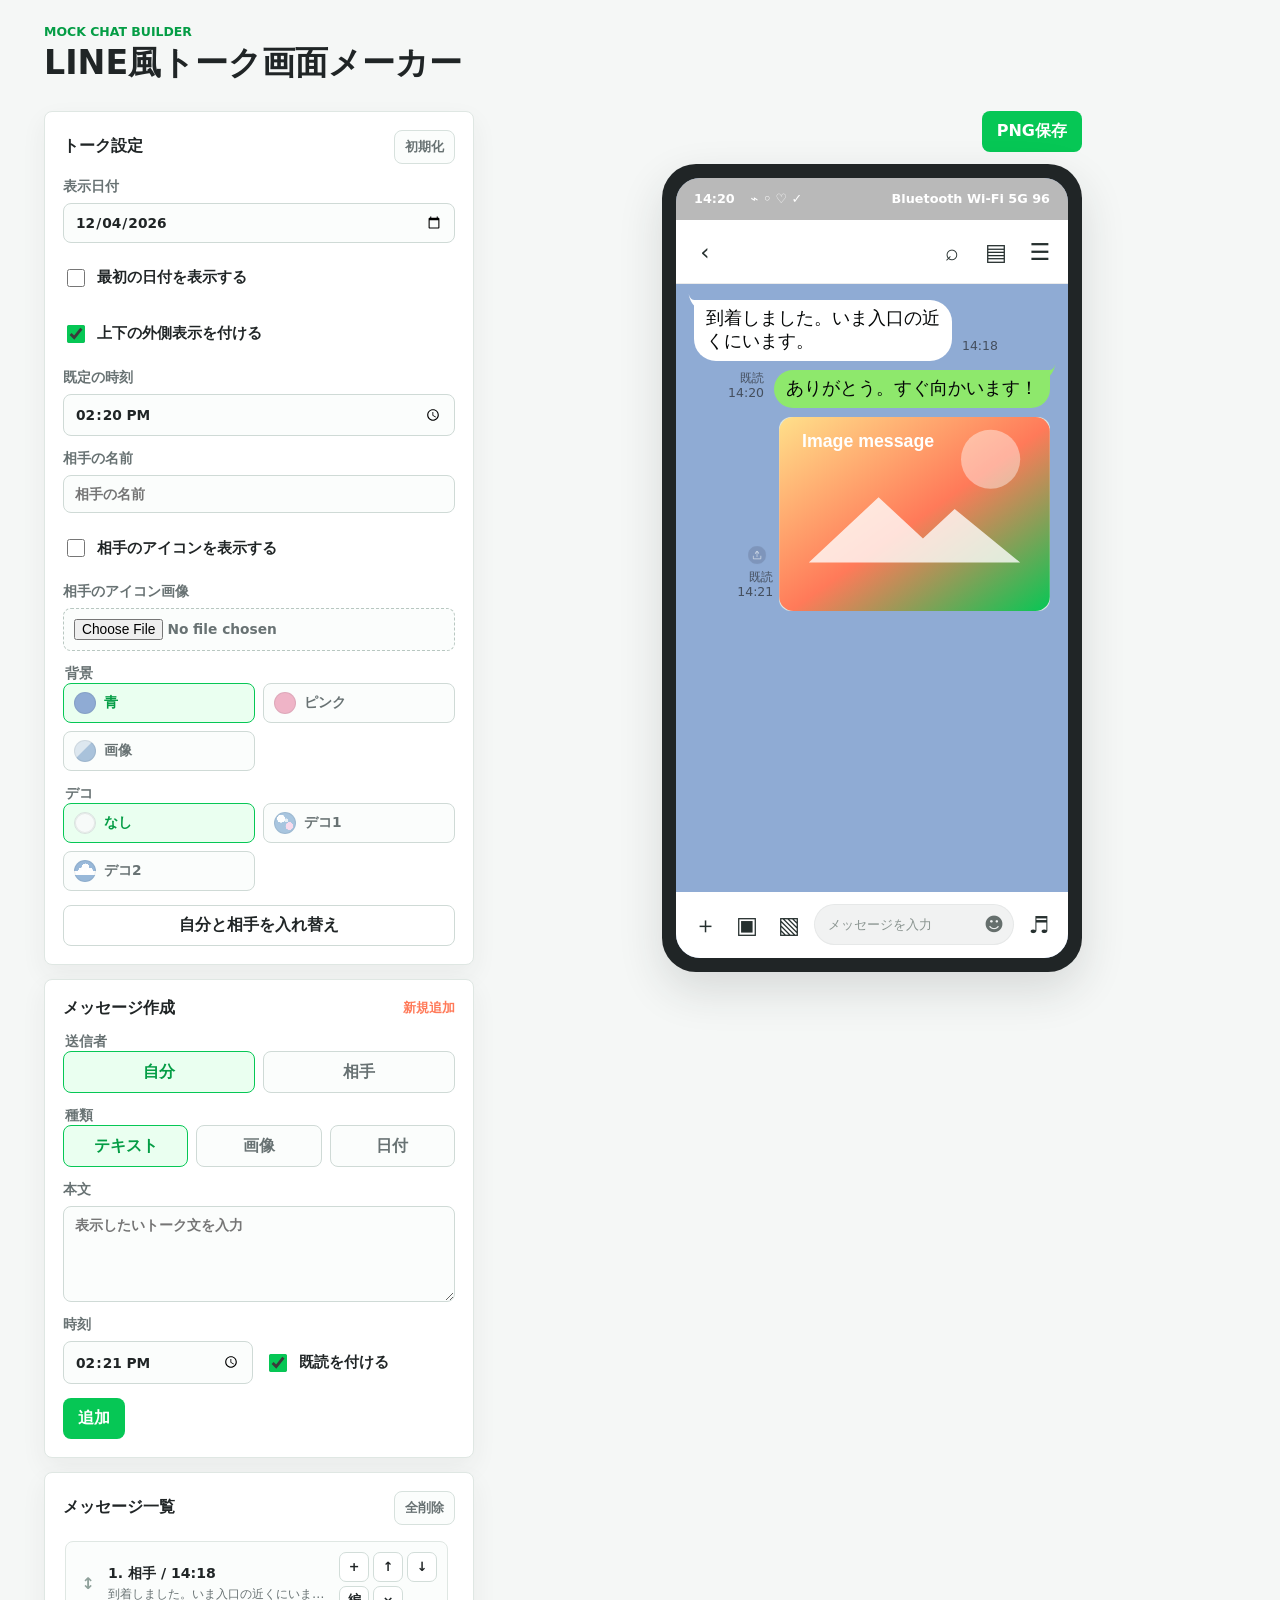
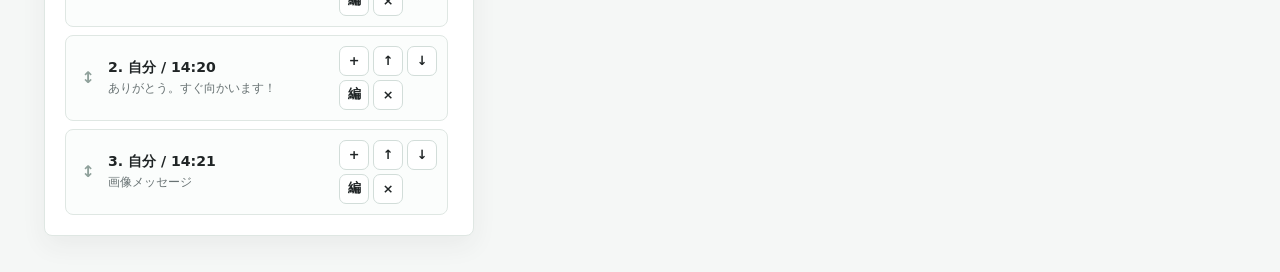
<file: index.html>
<!doctype html>
<html lang="ja">
  <head>
    <meta charset="utf-8" />
    <meta name="viewport" content="width=device-width, initial-scale=1" />
    <title>LINE風トーク画面メーカー</title>
    <link rel="stylesheet" href="./styles.css" />
  </head>
  <body>
    <header class="app-header">
      <div>
        <p class="eyebrow">Mock chat builder</p>
        <h1>LINE風トーク画面メーカー</h1>
      </div>
    </header>

    <main class="workspace">
      <section class="controls" aria-label="編集パネル">
        <form id="settingsForm" class="panel">
          <div class="panel-title">
            <h2>トーク設定</h2>
            <button type="button" id="resetButton" class="ghost-button">初期化</button>
          </div>

          <label class="field">
            <span>表示日付</span>
            <input id="dateInput" type="date" />
          </label>

          <label class="check-row">
            <input id="showInitialDateInput" type="checkbox" />
            <span>最初の日付を表示する</span>
          </label>

          <label class="check-row">
            <input id="showOuterFrameInput" type="checkbox" checked />
            <span>上下の外側表示を付ける</span>
          </label>

          <label class="field">
            <span>既定の時刻</span>
            <input id="defaultTimeInput" type="time" />
          </label>

          <label class="field">
            <span>相手の名前</span>
            <input id="partnerNameInput" type="text" maxlength="24" placeholder="相手の名前" />
          </label>

          <label class="check-row">
            <input id="showAvatarInput" type="checkbox" />
            <span>相手のアイコンを表示する</span>
          </label>

          <label class="file-field">
            <span>相手のアイコン画像</span>
            <input id="avatarInput" type="file" accept="image/*" />
          </label>

          <fieldset class="color-options" aria-label="背景">
            <legend>背景</legend>
            <label>
              <input type="radio" name="backgroundColor" value="blue" checked />
              <span class="color-choice"><i style="--swatch: #8fabd4"></i>青</span>
            </label>
            <label>
              <input type="radio" name="backgroundColor" value="pink" />
              <span class="color-choice"><i style="--swatch: #efb4c7"></i>ピンク</span>
            </label>
            <label>
              <input type="radio" name="backgroundColor" value="image" />
              <span class="color-choice image-swatch"><i style="--swatch: #dde7ef"></i>画像</span>
            </label>
          </fieldset>

          <label id="backgroundImageField" class="file-field hidden">
            <span>背景画像</span>
            <input id="backgroundImageInput" type="file" accept="image/*" />
          </label>

          <fieldset class="color-options deco-options" aria-label="デコ">
            <legend>デコ</legend>
            <label>
              <input type="radio" name="decorationTheme" value="none" checked />
              <span class="color-choice no-deco-swatch"><i style="--swatch: #f7faf9"></i>なし</span>
            </label>
            <label>
              <input type="radio" name="decorationTheme" value="decoDots" />
              <span class="color-choice deco-swatch"><i style="--swatch: #a8c5df"></i>デコ1</span>
            </label>
            <label>
              <input type="radio" name="decorationTheme" value="decoClouds" />
              <span class="color-choice cloud-swatch"><i style="--swatch: #98b8d9"></i>デコ2</span>
            </label>
          </fieldset>

          <button type="button" id="swapRolesButton" class="secondary-button role-swap-button">
            自分と相手を入れ替え
          </button>
        </form>

        <form id="messageForm" class="panel">
          <div class="panel-title">
            <h2>メッセージ作成</h2>
            <span id="editHint" class="edit-hint">新規追加</span>
          </div>

          <fieldset id="senderFieldset" class="segmented" aria-label="送信者">
            <legend>送信者</legend>
            <label>
              <input type="radio" name="sender" value="me" checked />
              <span>自分</span>
            </label>
            <label>
              <input type="radio" name="sender" value="them" />
              <span>相手</span>
            </label>
          </fieldset>

          <fieldset class="segmented message-type-options" aria-label="種類">
            <legend>種類</legend>
            <label>
              <input type="radio" name="messageType" value="text" checked />
              <span>テキスト</span>
            </label>
            <label>
              <input type="radio" name="messageType" value="image" />
              <span>画像</span>
            </label>
            <label>
              <input type="radio" name="messageType" value="date" />
              <span>日付</span>
            </label>
          </fieldset>

          <label id="textField" class="field">
            <span>本文</span>
            <textarea id="messageTextInput" rows="4" maxlength="500" placeholder="表示したいトーク文を入力"></textarea>
          </label>

          <label id="imageField" class="file-field hidden">
            <span>送信画像</span>
            <input id="messageImageInput" type="file" accept="image/*" />
          </label>

          <label id="dateField" class="field hidden">
            <span>挿入する日付</span>
            <input id="messageDateInput" type="date" />
          </label>

          <div id="imagePreviewWrap" class="upload-preview hidden">
            <img id="imagePreview" alt="アップロード画像プレビュー" />
          </div>

          <div id="messageMetaControls" class="inline-grid">
            <label class="field">
              <span>時刻</span>
              <input id="messageTimeInput" type="time" />
            </label>
            <label class="check-row read-toggle">
              <input id="readInput" type="checkbox" checked />
              <span>既読を付ける</span>
            </label>
          </div>

          <div class="button-row">
            <button type="submit" id="submitMessageButton" class="primary-button">追加</button>
            <button type="button" id="cancelEditButton" class="secondary-button hidden">編集をやめる</button>
          </div>
        </form>

        <section class="panel message-list-panel" aria-label="メッセージ一覧">
          <div class="panel-title">
            <h2>メッセージ一覧</h2>
            <button type="button" id="clearButton" class="ghost-button">全削除</button>
          </div>
          <div id="messageList" class="message-list"></div>
        </section>
      </section>

      <section class="preview-area" aria-label="プレビュー">
        <div class="preview-toolbar">
          <button type="button" id="downloadButton" class="primary-button">PNG保存</button>
        </div>
        <div class="phone-frame">
          <div class="phone-screen outer-hidden">
            <div class="status-bar">
              <span id="statusTime">14:20</span>
              <span class="status-icons">⌁ ◦ ♡ ✓</span>
              <span class="status-network">Bluetooth Wi-Fi 5G 96</span>
            </div>
            <header class="talk-header">
              <button class="icon-button" type="button" aria-label="戻る">‹</button>
              <div class="header-avatar" id="headerAvatar"></div>
              <div class="header-title">
                <strong id="headerName"></strong>
              </div>
              <button class="icon-button" type="button" aria-label="検索">⌕</button>
              <button class="icon-button" type="button" aria-label="一覧">▤</button>
              <button class="icon-button" type="button" aria-label="メニュー">☰</button>
            </header>
            <div class="chat-stream" id="chatStream"></div>
            <footer class="composer-bar" aria-hidden="true">
              <button type="button">＋</button>
              <button type="button">▣</button>
              <button type="button">▧</button>
              <div class="fake-input"><span>メッセージを入力</span><b>☻</b></div>
              <button type="button">♬</button>
            </footer>
          </div>
        </div>
      </section>
    </main>

    <script src="./app.js"></script>
  </body>
</html>
</file>
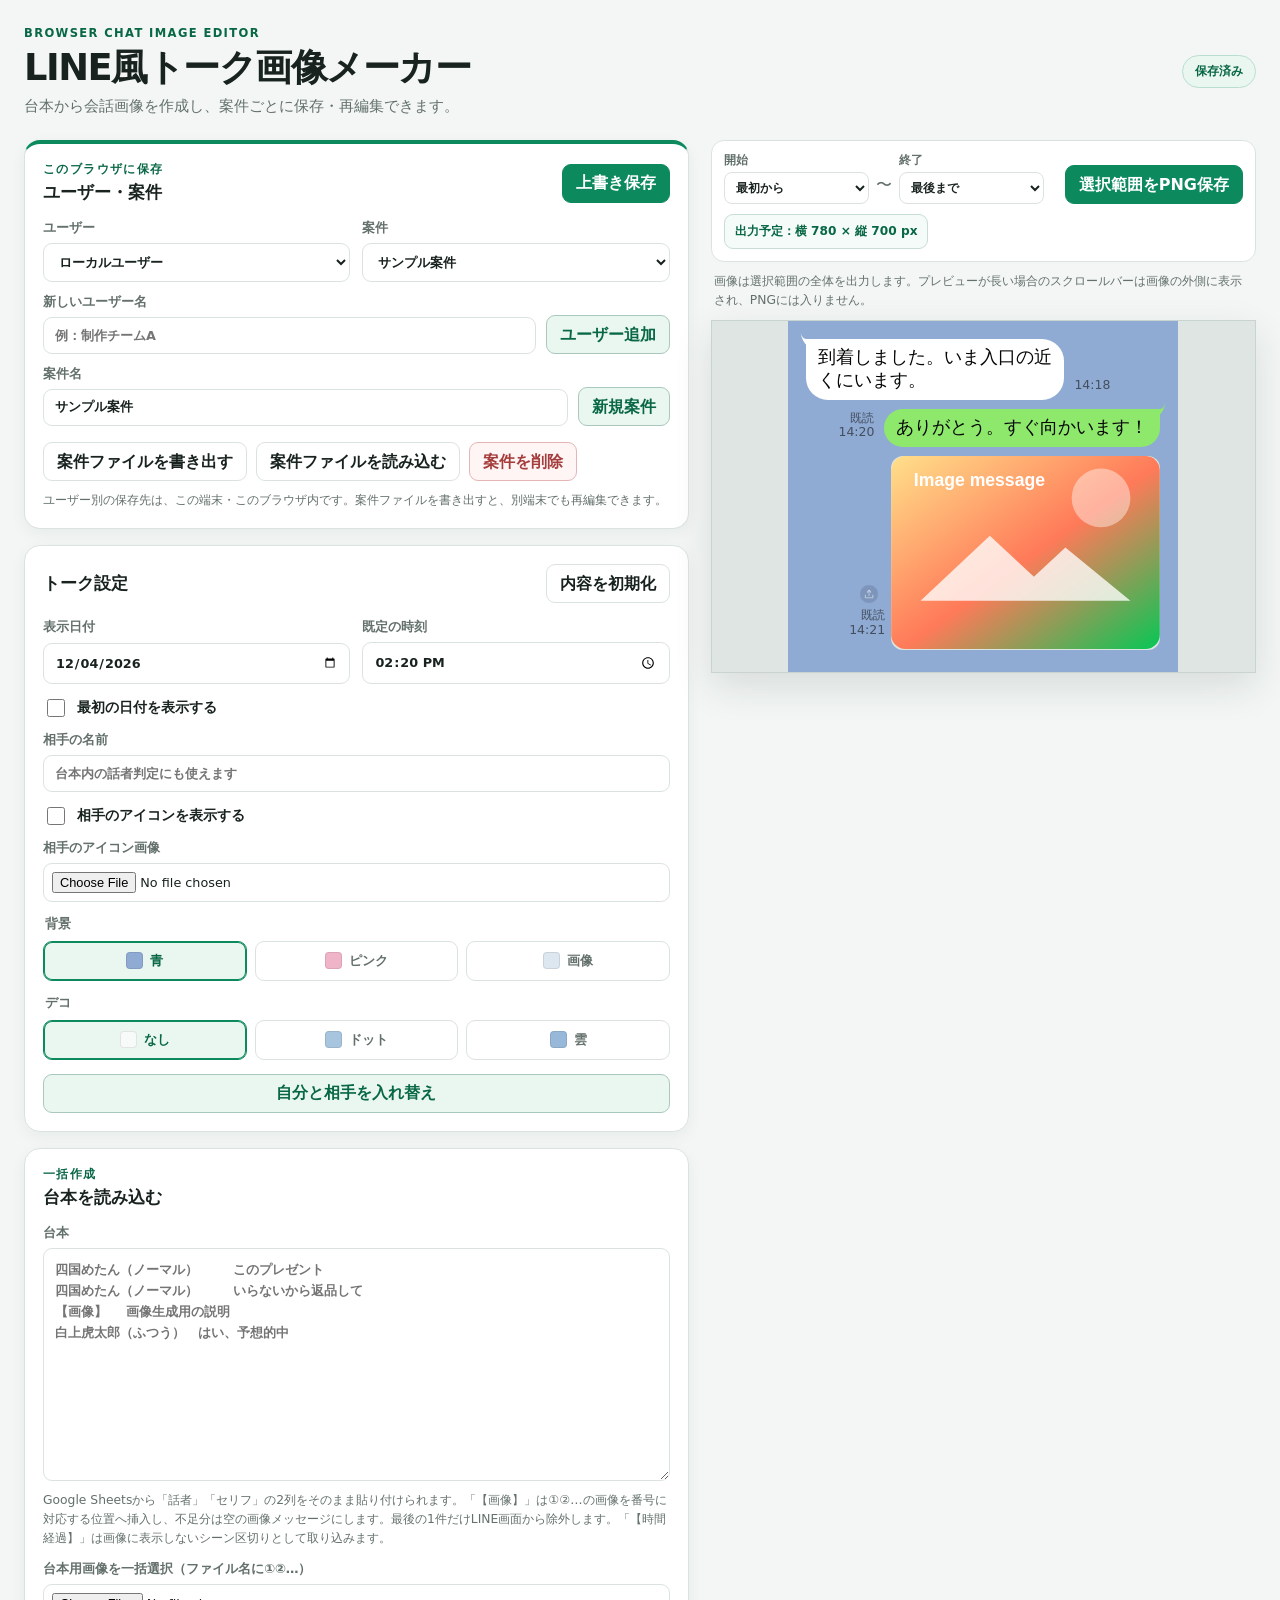
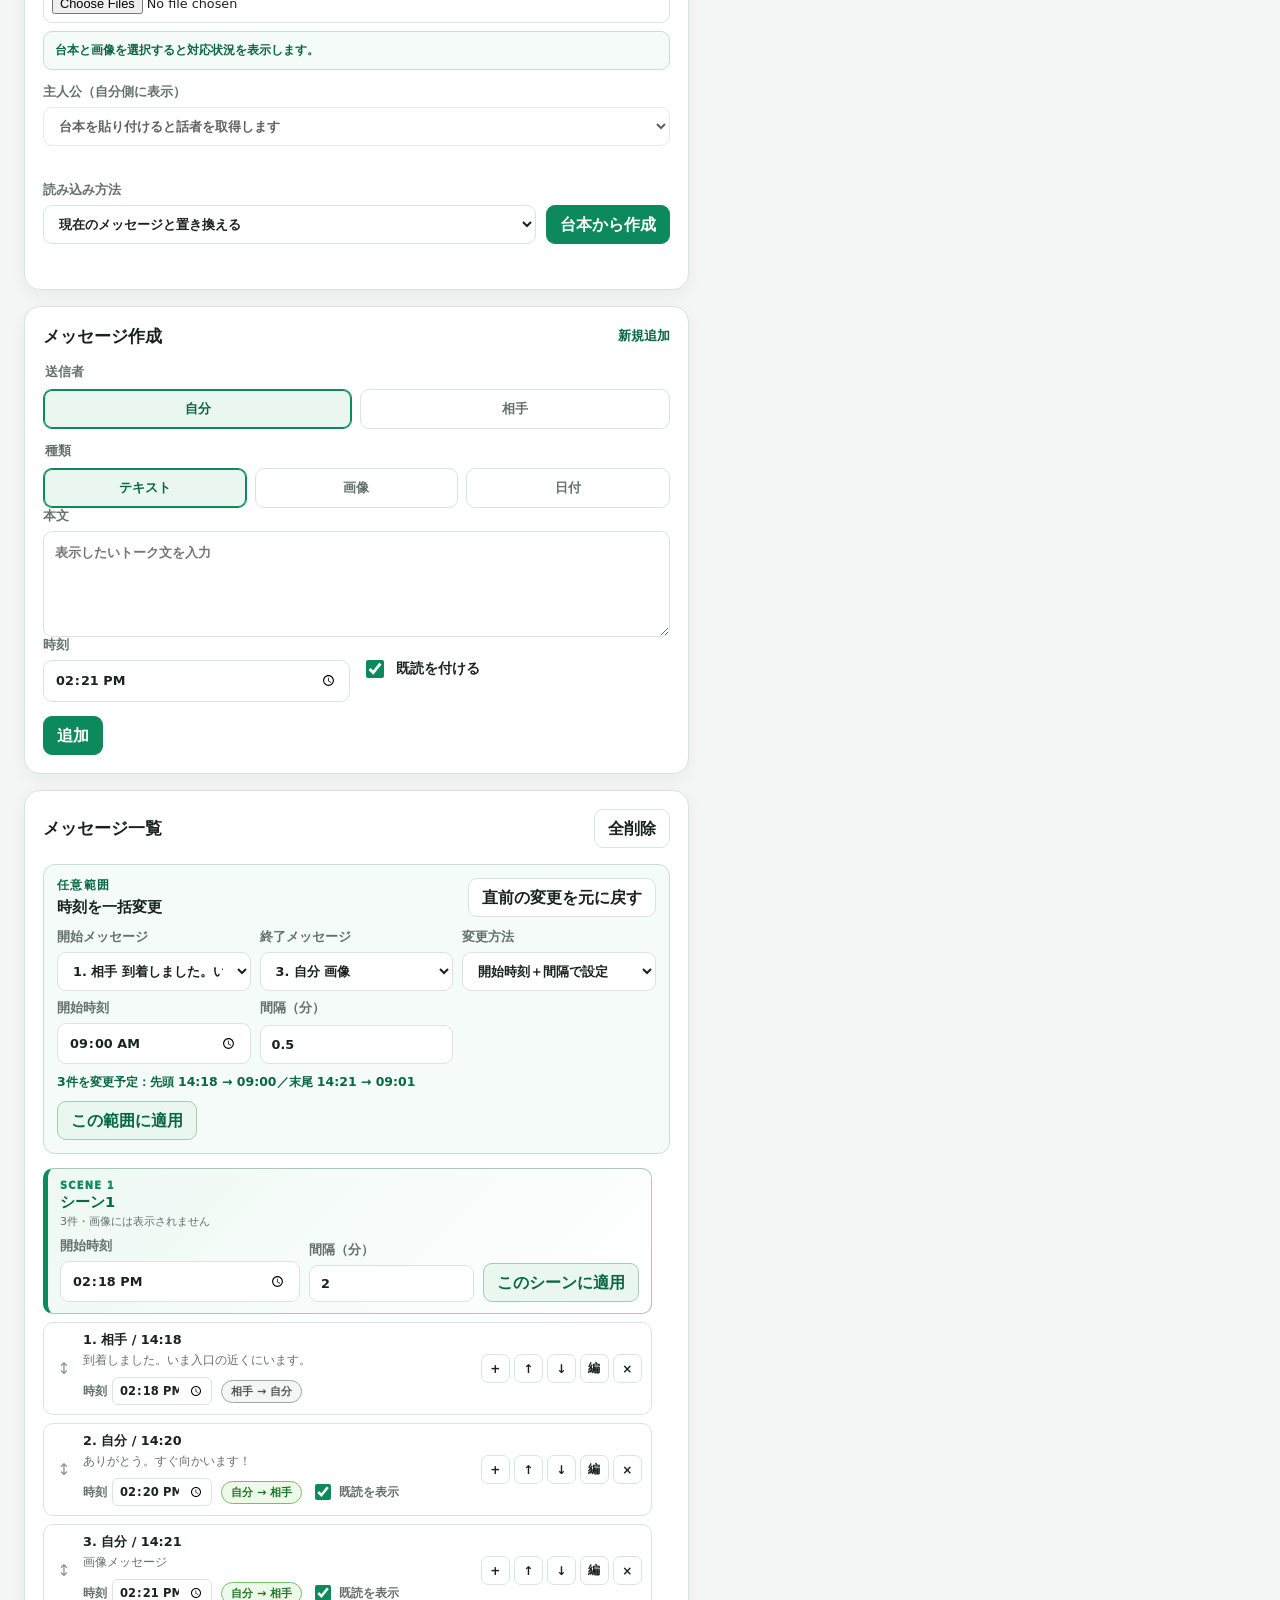
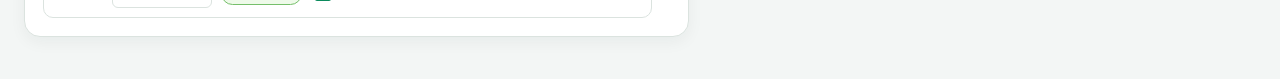
<file: v2/index.html>
<!doctype html>
<html lang="ja">
  <head>
    <meta charset="utf-8" />
    <meta name="viewport" content="width=device-width, initial-scale=1" />
    <meta name="theme-color" content="#0c6b49" />
    <title>LINE風トーク画像メーカー</title>
    <link rel="stylesheet" href="./styles.css?v=20260813-2" />
  </head>
  <body>
    <header class="app-header">
      <div>
        <p class="eyebrow">Browser chat image editor</p>
        <h1>LINE風トーク画像メーカー</h1>
        <p class="header-copy">台本から会話画像を作成し、案件ごとに保存・再編集できます。</p>
      </div>
      <span id="saveStatus" class="save-status" role="status">保存準備中</span>
    </header>

    <main class="workspace">
      <section class="controls" aria-label="編集パネル">
        <section class="panel project-panel" aria-labelledby="projectHeading">
          <div class="panel-title">
            <div>
              <p class="section-kicker">このブラウザに保存</p>
              <h2 id="projectHeading">ユーザー・案件</h2>
            </div>
            <button type="button" id="saveProjectButton" class="primary-button">上書き保存</button>
          </div>
          <div class="project-grid">
            <label class="field"><span>ユーザー</span><select id="userSelect"></select></label>
            <label class="field"><span>案件</span><select id="projectSelect"></select></label>
          </div>
          <div class="compact-action-row">
            <label class="field grow-field"><span>新しいユーザー名</span><input id="newUserNameInput" type="text" maxlength="40" placeholder="例：制作チームA" /></label>
            <button type="button" id="addUserButton" class="secondary-button">ユーザー追加</button>
          </div>
          <div class="compact-action-row">
            <label class="field grow-field"><span>案件名</span><input id="projectNameInput" type="text" maxlength="80" placeholder="例：8月キャンペーン" /></label>
            <button type="button" id="newProjectButton" class="secondary-button">新規案件</button>
          </div>
          <div class="button-row project-actions">
            <button type="button" id="exportProjectButton" class="ghost-button">案件ファイルを書き出す</button>
            <label class="file-button ghost-button">案件ファイルを読み込む<input id="importProjectInput" type="file" accept="application/json,.json" /></label>
            <button type="button" id="deleteProjectButton" class="danger-button">案件を削除</button>
          </div>
          <p class="help-text">ユーザー別の保存先は、この端末・このブラウザ内です。案件ファイルを書き出すと、別端末でも再編集できます。</p>
        </section>

        <form id="settingsForm" class="panel">
          <div class="panel-title"><h2>トーク設定</h2><button type="button" id="resetButton" class="ghost-button">内容を初期化</button></div>
          <div class="two-column-fields">
            <label class="field"><span>表示日付</span><input id="dateInput" type="date" /></label>
            <label class="field"><span>既定の時刻</span><input id="defaultTimeInput" type="time" /></label>
          </div>
          <label class="check-row"><input id="showInitialDateInput" type="checkbox" /><span>最初の日付を表示する</span></label>
          <input id="showOuterFrameInput" type="checkbox" class="hidden" aria-hidden="true" />
          <label class="field"><span>相手の名前</span><input id="partnerNameInput" type="text" maxlength="24" placeholder="台本内の話者判定にも使えます" /></label>
          <label class="check-row"><input id="showAvatarInput" type="checkbox" /><span>相手のアイコンを表示する</span></label>
          <label class="file-field"><span>相手のアイコン画像</span><input id="avatarInput" type="file" accept="image/*" /></label>
          <fieldset class="color-options" aria-label="背景">
            <legend>背景</legend>
            <label><input type="radio" name="backgroundColor" value="blue" checked /><span class="color-choice"><i style="--swatch:#8fabd4"></i>青</span></label>
            <label><input type="radio" name="backgroundColor" value="pink" /><span class="color-choice"><i style="--swatch:#efb4c7"></i>ピンク</span></label>
            <label><input type="radio" name="backgroundColor" value="image" /><span class="color-choice"><i style="--swatch:#dde7ef"></i>画像</span></label>
          </fieldset>
          <label id="backgroundImageField" class="file-field hidden"><span>背景画像</span><input id="backgroundImageInput" type="file" accept="image/*" /></label>
          <fieldset class="color-options deco-options" aria-label="デコ">
            <legend>デコ</legend>
            <label><input type="radio" name="decorationTheme" value="none" checked /><span class="color-choice"><i style="--swatch:#f7faf9"></i>なし</span></label>
            <label><input type="radio" name="decorationTheme" value="decoDots" /><span class="color-choice"><i style="--swatch:#a8c5df"></i>ドット</span></label>
            <label><input type="radio" name="decorationTheme" value="decoClouds" /><span class="color-choice"><i style="--swatch:#98b8d9"></i>雲</span></label>
          </fieldset>
          <button type="button" id="swapRolesButton" class="secondary-button role-swap-button">自分と相手を入れ替え</button>
        </form>

        <section class="panel script-panel" aria-labelledby="scriptHeading">
          <div class="panel-title"><div><p class="section-kicker">一括作成</p><h2 id="scriptHeading">台本を読み込む</h2></div></div>
          <label class="field"><span>台本</span><textarea id="bulkScriptInput" rows="10" placeholder="四国めたん（ノーマル）&#9;このプレゼント&#10;四国めたん（ノーマル）&#9;いらないから返品して&#10;【画像】&#9;画像生成用の説明&#10;白上虎太郎（ふつう）&#9;はい、予想的中"></textarea></label>
          <p class="help-text">Google Sheetsから「話者」「セリフ」の2列をそのまま貼り付けられます。「【画像】」は①②…の画像を番号に対応する位置へ挿入し、不足分は空の画像メッセージにします。最後の1件だけLINE画面から除外します。「【時間経過】」は画像に表示しないシーン区切りとして取り込みます。</p>
          <label class="file-field bulk-image-field"><span>台本用画像を一括選択（ファイル名に①②…）</span><input id="bulkScriptImageInput" type="file" accept="image/*" multiple /></label>
          <div id="bulkImageStatus" class="bulk-image-status" role="status">台本と画像を選択すると対応状況を表示します。</div>
          <label class="field protagonist-field">
            <span>主人公（自分側に表示）</span>
            <select id="protagonistSelect" disabled>
              <option value="">台本を貼り付けると話者を取得します</option>
            </select>
          </label>
          <p id="speakerStatus" class="inline-status speaker-status" role="status"></p>
          <div class="compact-action-row">
            <label class="field grow-field"><span>読み込み方法</span><select id="scriptImportMode"><option value="replace">現在のメッセージと置き換える</option><option value="append">末尾に追加する</option></select></label>
            <button type="button" id="importScriptButton" class="primary-button">台本から作成</button>
          </div>
          <p id="scriptStatus" class="inline-status" role="status"></p>
        </section>

        <form id="messageForm" class="panel">
          <div class="panel-title"><h2>メッセージ作成</h2><span id="editHint" class="edit-hint">新規追加</span></div>
          <fieldset id="senderFieldset" class="segmented" aria-label="送信者"><legend>送信者</legend><label><input type="radio" name="sender" value="me" checked /><span>自分</span></label><label><input type="radio" name="sender" value="them" /><span>相手</span></label></fieldset>
          <fieldset class="segmented message-type-options" aria-label="種類"><legend>種類</legend><label><input type="radio" name="messageType" value="text" checked /><span>テキスト</span></label><label><input type="radio" name="messageType" value="image" /><span>画像</span></label><label><input type="radio" name="messageType" value="date" /><span>日付</span></label></fieldset>
          <label id="textField" class="field"><span>本文</span><textarea id="messageTextInput" rows="4" maxlength="2000" placeholder="表示したいトーク文を入力"></textarea></label>
          <label id="imageField" class="file-field hidden"><span>送信画像</span><input id="messageImageInput" type="file" accept="image/*" /></label>
          <label id="dateField" class="field hidden"><span>挿入する日付</span><input id="messageDateInput" type="date" /></label>
          <div id="imagePreviewWrap" class="upload-preview hidden"><img id="imagePreview" alt="アップロード画像のプレビュー" /></div>
          <div id="messageMetaControls" class="inline-grid"><label class="field"><span>時刻</span><input id="messageTimeInput" type="time" /></label><label class="check-row read-toggle"><input id="readInput" type="checkbox" checked /><span>既読を付ける</span></label></div>
          <div class="button-row"><button type="submit" id="submitMessageButton" class="primary-button">追加</button><button type="button" id="cancelEditButton" class="secondary-button hidden">編集をやめる</button></div>
        </form>

        <section class="panel message-list-panel" aria-label="メッセージ一覧">
          <div class="panel-title"><h2>メッセージ一覧</h2><button type="button" id="clearButton" class="ghost-button">全削除</button></div>
          <section class="time-bulk-panel" aria-labelledby="timeBulkHeading">
            <div class="time-bulk-heading">
              <div>
                <p class="section-kicker">任意範囲</p>
                <h3 id="timeBulkHeading">時刻を一括変更</h3>
              </div>
              <button type="button" id="undoTimeBulkButton" class="ghost-button" disabled>直前の変更を元に戻す</button>
            </div>
            <div class="time-bulk-grid">
              <label class="field"><span>開始メッセージ</span><select id="timeBulkStartSelect"></select></label>
              <label class="field"><span>終了メッセージ</span><select id="timeBulkEndSelect"></select></label>
              <label class="field"><span>変更方法</span>
                <select id="timeBulkModeSelect">
                  <option value="sequence">開始時刻＋間隔で設定</option>
                  <option value="same">すべて同じ時刻</option>
                  <option value="shift">現在の間隔を保って移動</option>
                  <option value="distribute">開始・終了時刻の間に均等配置</option>
                </select>
              </label>
              <label id="timeBulkStartField" class="field"><span>開始時刻</span><input id="timeBulkStartTimeInput" type="time" value="09:00" /></label>
              <label id="timeBulkIntervalField" class="field"><span>間隔（分）</span><input id="timeBulkIntervalInput" type="number" min="0" max="720" step="0.5" value="0.5" /></label>
              <label id="timeBulkEndField" class="field hidden"><span>終了時刻</span><input id="timeBulkEndTimeInput" type="time" value="10:00" /></label>
              <label id="timeBulkShiftField" class="field hidden"><span>移動する分数</span><input id="timeBulkShiftInput" type="number" min="-1440" max="1440" value="60" /></label>
            </div>
            <p id="timeBulkPreview" class="time-bulk-preview" role="status">範囲を選択すると変更内容を確認できます。</p>
            <button type="button" id="applyTimeBulkButton" class="secondary-button">この範囲に適用</button>
          </section>
          <div id="messageList" class="message-list"></div>
        </section>
      </section>

      <section class="preview-area" aria-label="プレビュー">
        <div class="preview-toolbar">
          <div class="preview-toolbar-main">
            <div class="range-fields" aria-label="画像にする範囲">
              <label><span>開始</span><select id="rangeStartSelect"></select></label><span class="range-separator">〜</span><label><span>終了</span><select id="rangeEndSelect"></select></label>
            </div>
            <button type="button" id="downloadButton" class="primary-button">選択範囲をPNG保存</button>
          </div>
          <output id="outputSize" class="output-size" aria-live="polite">出力予定：計算中</output>
        </div>
        <p class="preview-note">画像は選択範囲の全体を出力します。プレビューが長い場合のスクロールバーは画像の外側に表示され、PNGには入りません。</p>
        <div class="preview-scroll" id="previewScroll">
          <div class="phone-frame">
            <div class="phone-screen outer-hidden">
              <div class="status-bar" aria-hidden="true"><span id="statusTime">14:20</span><span class="status-icons"></span><span class="status-network"></span></div>
              <header class="talk-header" aria-hidden="true"><button class="icon-button" type="button">‹</button><div class="header-avatar" id="headerAvatar"></div><div class="header-title"><strong id="headerName"></strong></div></header>
              <div class="chat-stream" id="chatStream"></div>
              <footer class="composer-bar" aria-hidden="true"></footer>
            </div>
          </div>
        </div>
      </section>
    </main>
    <script src="./app.js?v=20260813-2"></script>
  </body>
</html>
</file>
<file: styles.css>
:root {
  color-scheme: light;
  --bg: #f5f7f6;
  --panel: #ffffff;
  --ink: #202526;
  --muted: #687273;
  --line: #dfe7e3;
  --brand: #06c755;
  --brand-dark: #049d45;
  --accent: #ff7a59;
  --chat-bg: #8fabd4;
  --my-bubble: #8ee86c;
  --their-bubble: #ffffff;
  --shadow: 0 18px 45px rgba(34, 45, 45, 0.14);
}

* {
  box-sizing: border-box;
}

body {
  margin: 0;
  min-height: 100vh;
  background: var(--bg);
  color: var(--ink);
  font-family: "Yu Gothic", "Meiryo", system-ui, -apple-system, BlinkMacSystemFont, "Segoe UI", sans-serif;
}

button,
input,
textarea {
  font: inherit;
}

button {
  cursor: pointer;
}

.app-header {
  display: flex;
  align-items: center;
  justify-content: space-between;
  gap: 20px;
  padding: 24px clamp(18px, 4vw, 44px) 14px;
}

.eyebrow {
  margin: 0 0 4px;
  color: var(--brand-dark);
  font-size: 0.78rem;
  font-weight: 700;
  letter-spacing: 0;
  text-transform: uppercase;
}

h1,
h2,
p {
  margin-top: 0;
}

h1 {
  margin-bottom: 0;
  font-size: clamp(1.45rem, 2.6vw, 2.2rem);
  line-height: 1.2;
}

h2 {
  margin-bottom: 0;
  font-size: 1rem;
}

.workspace {
  display: grid;
  grid-template-columns: minmax(310px, 430px) minmax(320px, 1fr);
  gap: clamp(18px, 3vw, 34px);
  align-items: start;
  padding: 14px clamp(18px, 4vw, 44px) 36px;
}

.controls {
  display: grid;
  gap: 14px;
}

.panel {
  display: grid;
  gap: 14px;
  padding: 18px;
  border: 1px solid var(--line);
  border-radius: 8px;
  background: var(--panel);
  box-shadow: 0 10px 26px rgba(45, 55, 55, 0.06);
}

.panel-title {
  display: flex;
  align-items: center;
  justify-content: space-between;
  gap: 12px;
}

.field,
.file-field {
  display: grid;
  gap: 7px;
  color: var(--muted);
  font-size: 0.86rem;
  font-weight: 700;
}

input[type="text"],
input[type="date"],
input[type="time"],
textarea {
  width: 100%;
  border: 1px solid #cfdad6;
  border-radius: 8px;
  background: #fbfdfc;
  color: var(--ink);
  padding: 10px 11px;
  outline: none;
}

textarea {
  resize: vertical;
  min-height: 96px;
}

input:focus,
textarea:focus {
  border-color: var(--brand);
  box-shadow: 0 0 0 3px rgba(6, 199, 85, 0.14);
}

input[type="file"] {
  width: 100%;
  border: 1px dashed #b8c7c1;
  border-radius: 8px;
  padding: 10px;
  background: #fbfdfc;
  color: var(--muted);
}

.check-row {
  display: flex;
  align-items: center;
  gap: 9px;
  min-height: 42px;
  color: var(--ink);
  font-size: 0.92rem;
  font-weight: 700;
}

.check-row input {
  width: 18px;
  height: 18px;
  accent-color: var(--brand);
}

.segmented {
  display: grid;
  grid-template-columns: 1fr 1fr;
  gap: 8px;
  min-width: 0;
  margin: 0;
  padding: 0;
  border: 0;
}

.segmented legend {
  grid-column: 1 / -1;
  margin-bottom: 0;
  color: var(--muted);
  font-size: 0.86rem;
  font-weight: 700;
}

.segmented label {
  position: relative;
}

.segmented input {
  position: absolute;
  inset: 0;
  opacity: 0;
}

.segmented span {
  display: flex;
  align-items: center;
  justify-content: center;
  min-height: 42px;
  border: 1px solid #cfdad6;
  border-radius: 8px;
  background: #fbfdfc;
  color: var(--muted);
  font-weight: 700;
}

.segmented input:checked + span {
  border-color: var(--brand);
  background: #eafff0;
  color: var(--brand-dark);
}

.message-type-options {
  grid-template-columns: repeat(3, minmax(0, 1fr));
}

.color-options {
  display: grid;
  grid-template-columns: repeat(2, minmax(0, 1fr));
  gap: 8px;
  min-width: 0;
  margin: 0;
  padding: 0;
  border: 0;
}

.color-options legend {
  grid-column: 1 / -1;
  color: var(--muted);
  font-size: 0.86rem;
  font-weight: 700;
}

.color-options label {
  position: relative;
}

.color-options input {
  position: absolute;
  inset: 0;
  opacity: 0;
}

.color-choice {
  display: flex;
  align-items: center;
  gap: 8px;
  min-height: 40px;
  border: 1px solid #cfdad6;
  border-radius: 8px;
  background: #fbfdfc;
  color: var(--muted);
  padding: 8px 10px;
  font-size: 0.86rem;
  font-weight: 800;
}

.color-choice i {
  display: inline-block;
  width: 22px;
  height: 22px;
  border-radius: 50%;
  background: var(--swatch);
  box-shadow: inset 0 0 0 1px rgba(32, 37, 38, 0.08);
}

.deco-swatch i {
  background:
    radial-gradient(circle at 32% 30%, rgba(255, 255, 255, 0.98) 0 18%, transparent 19%),
    radial-gradient(circle at 70% 64%, rgba(255, 221, 238, 0.92) 0 18%, transparent 19%),
    radial-gradient(circle at 55% 38%, rgba(255, 255, 255, 0.74) 0 10%, transparent 11%),
    #a8c5df;
}

.cloud-swatch i {
  background:
    radial-gradient(circle at 33% 48%, rgba(255, 255, 255, 0.98) 0 15%, transparent 16%),
    radial-gradient(circle at 52% 34%, rgba(255, 255, 255, 0.98) 0 21%, transparent 22%),
    radial-gradient(circle at 71% 49%, rgba(255, 255, 255, 0.98) 0 16%, transparent 17%),
    linear-gradient(to bottom, transparent 48%, rgba(255, 255, 255, 0.98) 49% 66%, transparent 67%),
    #98b8d9;
}

.no-deco-swatch i {
  background: #f7faf9;
  border: 1px solid #d8e2de;
}

.image-swatch i {
  background:
    linear-gradient(135deg, #dde7ef 0 45%, #a9c2db 46% 100%);
}

.color-options input:checked + .color-choice {
  border-color: var(--brand);
  background: #eafff0;
  color: var(--brand-dark);
}

.role-swap-button {
  width: 100%;
}

.inline-grid {
  display: grid;
  grid-template-columns: 1fr 1fr;
  gap: 12px;
  align-items: end;
}

.read-toggle {
  align-self: end;
}

.button-row {
  display: flex;
  gap: 10px;
  flex-wrap: wrap;
}

.primary-button,
.secondary-button,
.ghost-button {
  border-radius: 8px;
  border: 1px solid transparent;
  min-height: 40px;
  padding: 9px 14px;
  font-weight: 800;
}

.primary-button {
  background: var(--brand);
  color: white;
}

.primary-button:hover {
  background: var(--brand-dark);
}

.secondary-button {
  border-color: #cfdad6;
  background: white;
  color: var(--ink);
}

.ghost-button {
  min-height: 34px;
  padding: 7px 10px;
  border-color: #d7e1dd;
  background: #fbfdfc;
  color: var(--muted);
  font-size: 0.82rem;
}

.upload-preview {
  overflow: hidden;
  border-radius: 8px;
  border: 1px solid var(--line);
  background: #eef4f2;
}

.upload-preview img {
  display: block;
  width: 100%;
  max-height: 180px;
  object-fit: contain;
}

.message-list {
  display: grid;
  gap: 8px;
  max-height: 310px;
  overflow-y: auto;
  overflow-x: hidden;
  padding: 2px 7px 2px 2px;
}

.list-item {
  display: grid;
  grid-template-columns: 24px minmax(0, 1fr) auto;
  gap: 8px;
  align-items: center;
  padding: 10px;
  border: 1px solid var(--line);
  border-radius: 8px;
  background: #fbfdfc;
}

.list-detail {
  min-width: 0;
}

.list-detail strong {
  display: block;
  margin-bottom: 3px;
  font-size: 0.88rem;
}

.list-detail span {
  display: block;
  color: var(--muted);
  font-size: 0.78rem;
  overflow: hidden;
  text-overflow: ellipsis;
  white-space: nowrap;
  max-width: 100%;
}

.list-actions {
  display: grid;
  grid-template-columns: repeat(3, 30px);
  gap: 4px;
  justify-content: end;
}

.mini-button {
  width: 30px;
  min-width: 30px;
  min-height: 30px;
  border: 1px solid #d2ddd9;
  border-radius: 7px;
  background: #ffffff;
  color: var(--ink);
  font-size: 0.8rem;
  font-weight: 800;
}

.drag-handle {
  display: grid;
  place-items: center;
  width: 24px;
  min-height: 34px;
  border-radius: 7px;
  color: #8fa19b;
  font-weight: 800;
  cursor: grab;
  user-select: none;
}

.list-item.dragging {
  opacity: 0.55;
}

.list-item.drop-before {
  box-shadow: inset 0 3px 0 var(--brand);
}

.list-item.drop-after {
  box-shadow: inset 0 -3px 0 var(--brand);
}

.list-item.insert-target {
  border-color: var(--brand);
  background: #f0fbf5;
}

.preview-area {
  position: sticky;
  top: 14px;
  min-height: calc(100vh - 48px);
  display: grid;
  gap: 12px;
  place-items: start center;
}

.preview-toolbar {
  display: flex;
  justify-content: flex-end;
  width: min(100%, 420px);
}

.phone-frame {
  width: min(100%, 420px);
  padding: 14px;
  border-radius: 34px;
  background: #202526;
  box-shadow: var(--shadow);
}

.phone-screen {
  position: relative;
  overflow: hidden;
  height: min(780px, calc(100vh - 94px));
  min-height: 620px;
  border-radius: 24px;
  background: var(--chat-bg);
  background-position: center;
  background-size: cover;
}

.phone-screen.outer-hidden .status-bar,
.phone-screen.outer-hidden .talk-header,
.phone-screen.outer-hidden .composer-bar {
  display: none;
}

.phone-screen.outer-hidden .chat-stream {
  height: 100%;
  padding-top: 16px;
  padding-bottom: 20px;
}

.status-bar,
.talk-header,
.composer-bar {
  position: relative;
  z-index: 4;
}

.status-bar {
  display: flex;
  justify-content: space-between;
  align-items: center;
  min-height: 42px;
  padding: 8px 18px;
  background: #b9b9b9;
  color: #ffffff;
  font-size: 0.8rem;
  font-weight: 800;
}

.status-icons {
  flex: 1;
  margin-left: 16px;
  text-align: left;
}

.status-network {
  text-align: right;
}

.talk-header {
  display: grid;
  grid-template-columns: 38px 34px minmax(0, 1fr) 36px 36px 36px;
  gap: 8px;
  align-items: center;
  min-height: 64px;
  padding: 7px 10px;
  border-bottom: 1px solid rgba(0, 0, 0, 0.08);
  background: #ffffff;
}

.talk-header.avatar-hidden {
  grid-template-columns: 38px minmax(0, 1fr) 36px 36px 36px;
}

.talk-header.avatar-hidden .header-title {
  grid-column: 2;
}

.header-title {
  display: grid;
  align-content: center;
  min-width: 0;
  gap: 2px;
}

.header-title strong {
  overflow: hidden;
  text-overflow: ellipsis;
  white-space: nowrap;
  font-size: 1.04rem;
  line-height: 1.2;
}

.header-title span {
  overflow: hidden;
  color: #5179bf;
  font-size: 0.82rem;
  font-weight: 700;
  line-height: 1.1;
  text-overflow: ellipsis;
  white-space: nowrap;
}

.icon-button,
.composer-bar button {
  border: 0;
  background: transparent;
  color: #26302f;
  font-size: 1.45rem;
  line-height: 1;
}

.header-avatar,
.avatar {
  background: linear-gradient(135deg, #f7c66f, #ff8066 55%, #6ad8b5);
  background-size: cover;
  background-position: center;
}

.header-avatar {
  width: 34px;
  height: 34px;
  border-radius: 50%;
}

.chat-stream {
  position: relative;
  z-index: 2;
  display: flex;
  flex-direction: column;
  gap: 9px;
  height: calc(100% - 172px);
  overflow: auto;
  padding: 16px 8px 20px;
}

.date-chip {
  align-self: center;
  max-width: 88%;
  padding: 6px 14px;
  border-radius: 999px;
  background: rgba(82, 99, 112, 0.42);
  color: #fff;
  font-size: 0.76rem;
  font-weight: 800;
}

.message-row {
  display: grid;
  column-gap: 8px;
  row-gap: 6px;
  width: 100%;
}

.message-row.them {
  grid-template-columns: 30px minmax(0, 1fr);
  align-items: start;
  justify-items: start;
}

.message-row.them.avatar-hidden {
  grid-template-columns: minmax(0, 1fr);
}

.message-row.them.avatar-hidden .bubble-wrap {
  margin-left: 10px;
}

.message-row.me {
  justify-items: end;
}

.avatar {
  width: 30px;
  height: 30px;
  border-radius: 50%;
  align-self: start;
}

.bubble-wrap {
  display: flex;
  align-items: flex-end;
  gap: 10px;
  max-width: 94%;
}

.message-row.me .bubble-wrap {
  flex-direction: row-reverse;
  max-width: 94%;
  margin-right: 10px;
}

.message-row.image .bubble-wrap {
  max-width: 78%;
  width: 72%;
}

.message-row.them.image .bubble-wrap {
  width: 74%;
}

.message-row.image .bubble-wrap {
  position: relative;
  display: block;
}

.bubble {
  position: relative;
  z-index: 0;
  overflow-wrap: anywhere;
  min-width: 46px;
  max-width: 100%;
  padding: 7px 12px 8px;
  border-radius: 22px;
  color: #050707;
  font-family: "Meiryo", "Yu Gothic", system-ui, sans-serif;
  font-weight: 500;
  line-height: 1.28;
  font-size: 1.12rem;
  text-wrap: balance;
  white-space: pre-wrap;
}

.message-row.me:not(.image) .bubble {
  border-top-right-radius: 3px;
  border-bottom-right-radius: 22px;
  background: var(--my-bubble);
}

.message-row.them:not(.image) .bubble {
  border-top-left-radius: 3px;
  background: var(--their-bubble);
}

.message-row.them:not(.image) .bubble::before {
  content: "";
  position: absolute;
  z-index: -1;
  top: -6px;
  left: -8px;
  width: 20px;
  height: 22px;
  background-image: url("data:image/svg+xml,%3Csvg xmlns='http://www.w3.org/2000/svg' viewBox='0 0 20 22'%3E%3Cpath fill='%23ffffff' d='M14 6H8.5C6 6 4.5 4.7 3.5 2.3L2.6 0C3.8 5.9 5.9 9.6 8.2 11.8C9.5 13.1 9.8 14.9 9.3 18H14V6Z'/%3E%3C/svg%3E");
  background-position: center;
  background-repeat: no-repeat;
  background-size: 100% 100%;
}

.message-row.me:not(.image) .bubble::after {
  content: "";
  position: absolute;
  z-index: -1;
  top: -6px;
  right: -8px;
  width: 20px;
  height: 22px;
  background-image: url("data:image/svg+xml,%3Csvg xmlns='http://www.w3.org/2000/svg' viewBox='0 0 20 22'%3E%3Cpath fill='%238ee86c' d='M6 6H11.5C14 6 15.5 4.7 16.5 2.3L17.4 0C16.2 5.9 14.1 9.6 11.8 11.8C10.5 13.1 10.2 14.9 10.7 18H6V6Z'/%3E%3C/svg%3E");
  background-position: center;
  background-repeat: no-repeat;
  background-size: 100% 100%;
}

.image-bubble {
  flex: 1 1 auto;
  min-width: 0;
  width: 100%;
  padding: 0;
  background: transparent;
  border-radius: 12px;
  overflow: hidden;
}

.image-bubble img {
  display: block;
  width: 100%;
  height: auto;
  object-fit: contain;
  background: #dce6e1;
}

.upload-indicator {
  position: absolute;
  left: -34px;
  bottom: 44px;
  width: 24px;
  height: 24px;
  border-radius: 50%;
  background-image: url("[data-uri]");
  background-position: center;
  background-repeat: no-repeat;
  background-size: contain;
}

.upload-indicator {
  background-image: url("./upload-icon.png?v=20260530-2");
}

.meta {
  display: grid;
  gap: 1px;
  min-width: 44px;
  margin-bottom: 8px;
  color: rgba(48, 52, 60, 0.78);
  font-size: 0.78rem;
  font-weight: 500;
  line-height: 1.1;
  text-shadow: none;
}

.message-row.me .meta {
  text-align: right;
}

.message-row.them .meta {
  text-align: left;
}

.message-row.image .meta {
  position: absolute;
  z-index: 2;
  bottom: 5px;
  min-width: 35px;
  padding: 0;
  background: transparent;
}

.message-row.me.image .meta {
  left: -42px;
  text-align: right;
}

.message-row.them.image .meta {
  right: -42px;
  text-align: left;
}

.composer-bar {
  display: grid;
  grid-template-columns: 34px 34px 34px minmax(0, 1fr) 34px;
  gap: 8px;
  align-items: center;
  min-height: 66px;
  padding: 10px 12px;
  background: #ffffff;
}

.fake-input {
  display: flex;
  align-items: center;
  justify-content: space-between;
  gap: 8px;
  min-width: 0;
  border-radius: 999px;
  padding: 9px 10px 9px 14px;
  background: #f1f2f2;
  color: #8a9490;
  font-size: 0.82rem;
  box-shadow: inset 0 0 0 1px rgba(32, 37, 38, 0.05);
}

.fake-input span {
  overflow: hidden;
  text-overflow: ellipsis;
  white-space: nowrap;
}

.fake-input b {
  color: #666f6d;
  font-size: 1.2rem;
  font-weight: 700;
}

.edit-hint {
  color: var(--accent);
  font-size: 0.8rem;
  font-weight: 800;
}

.hidden {
  display: none !important;
}

@media (max-width: 880px) {
  .app-header {
    align-items: flex-start;
    flex-direction: column;
  }

  .workspace {
    grid-template-columns: 1fr;
  }

  .preview-area {
    position: static;
  }

  .phone-screen {
    height: 720px;
  }
}

@media (max-width: 520px) {
  .workspace,
  .app-header {
    padding-left: 12px;
    padding-right: 12px;
  }

  .inline-grid,
  .segmented {
    grid-template-columns: 1fr;
  }

  .message-type-options {
    grid-template-columns: 1fr;
  }

  .phone-frame {
    padding: 9px;
    border-radius: 25px;
  }

  .phone-screen {
    min-height: 610px;
    border-radius: 18px;
  }

  .message-row.image .bubble-wrap {
    width: 76%;
    max-width: 82%;
  }
}
</file>
<file: v2/styles.css>
:root {
  --page: #f3f6f5;
  --panel: #ffffff;
  --ink: #18221f;
  --muted: #63706b;
  --line: #dbe3df;
  --brand: #0c8a5d;
  --brand-dark: #086744;
  --brand-soft: #eaf7f1;
  --accent: #bf5b36;
  --danger: #a53d3d;
  --chat-bg: #8fabd4;
  --my-bubble: #8ee86c;
  --their-bubble: #ffffff;
  --shadow: 0 14px 36px rgba(21, 44, 36, 0.12);
  color-scheme: light;
  font-family: Inter, "Yu Gothic UI", "Yu Gothic", Meiryo, system-ui, sans-serif;
}

* { box-sizing: border-box; }

body {
  margin: 0;
  min-width: 320px;
  min-height: 100vh;
  background: var(--page);
  color: var(--ink);
}

button, input, textarea, select { font: inherit; }
button, select, input[type="file"] { cursor: pointer; }
button:focus-visible, input:focus-visible, textarea:focus-visible, select:focus-visible {
  outline: 3px solid rgba(12, 138, 93, 0.25);
  outline-offset: 2px;
}

.app-header {
  display: flex;
  align-items: center;
  justify-content: space-between;
  gap: 24px;
  max-width: 1440px;
  margin: 0 auto;
  padding: 26px 24px 12px;
}

.eyebrow, .section-kicker {
  margin: 0 0 4px;
  color: var(--brand-dark);
  font-size: 0.72rem;
  font-weight: 900;
  letter-spacing: 0.12em;
  text-transform: uppercase;
}

h1, h2, p { margin-top: 0; }
h1 { margin-bottom: 4px; font-size: clamp(1.55rem, 3vw, 2.3rem); letter-spacing: -0.04em; }
h2 { margin-bottom: 0; font-size: 1.05rem; }
.header-copy { margin-bottom: 0; color: var(--muted); font-size: 0.94rem; }

.save-status {
  flex: 0 0 auto;
  border: 1px solid #b9decf;
  border-radius: 999px;
  padding: 7px 12px;
  background: var(--brand-soft);
  color: var(--brand-dark);
  font-size: 0.78rem;
  font-weight: 800;
}
.save-status.error { border-color: #e5b5b5; background: #fff0f0; color: var(--danger); }

.workspace {
  display: grid;
  grid-template-columns: minmax(520px, 1fr) minmax(420px, 0.82fr);
  gap: 22px;
  max-width: 1440px;
  margin: 0 auto;
  padding: 12px 24px 42px;
  align-items: start;
}

.controls { display: grid; gap: 16px; }
.panel {
  border: 1px solid var(--line);
  border-radius: 16px;
  padding: 18px;
  background: var(--panel);
  box-shadow: 0 5px 16px rgba(21, 44, 36, 0.05);
}
.project-panel { border-top: 4px solid var(--brand); }
.panel-title { display: flex; align-items: center; justify-content: space-between; gap: 12px; margin-bottom: 16px; }
.panel-title > div > :last-child { margin-bottom: 0; }

.field, .file-field { display: grid; gap: 6px; color: var(--muted); font-size: 0.8rem; font-weight: 800; }
.field input, .field textarea, .field select, .file-field input {
  width: 100%;
  border: 1px solid var(--line);
  border-radius: 9px;
  padding: 10px 11px;
  background: #fff;
  color: var(--ink);
}
.field textarea { min-height: 90px; resize: vertical; line-height: 1.65; cursor: text; }
.field input[type="text"], .field input[type="date"], .field input[type="time"] { cursor: text; }
.file-field input { padding: 8px; font-weight: 500; }

.project-grid, .two-column-fields, .inline-grid {
  display: grid;
  grid-template-columns: 1fr 1fr;
  gap: 12px;
  margin-bottom: 12px;
}
.compact-action-row { display: flex; align-items: end; gap: 10px; margin-top: 12px; }
.grow-field { flex: 1; }
.button-row { display: flex; flex-wrap: wrap; gap: 9px; margin-top: 14px; }
.project-actions { padding-top: 2px; }

.primary-button, .secondary-button, .ghost-button, .danger-button, .file-button {
  display: inline-flex;
  align-items: center;
  justify-content: center;
  min-height: 39px;
  border-radius: 9px;
  padding: 8px 13px;
  font-weight: 850;
  line-height: 1.2;
  text-align: center;
}
.primary-button { border: 1px solid var(--brand); background: var(--brand); color: #fff; }
.primary-button:hover { background: var(--brand-dark); }
.secondary-button { border: 1px solid #a9c8bb; background: var(--brand-soft); color: var(--brand-dark); }
.ghost-button, .file-button { border: 1px solid var(--line); background: #fff; color: var(--ink); }
.danger-button { border: 1px solid #e5b5b5; background: #fff5f5; color: var(--danger); }
.file-button { position: relative; cursor: pointer; }
.file-button input { position: absolute; width: 1px; height: 1px; opacity: 0; pointer-events: none; }

.help-text, .preview-note { margin: 10px 0 0; color: var(--muted); font-size: 0.77rem; line-height: 1.55; }
.inline-status { min-height: 1.3em; margin: 10px 0 0; color: var(--brand-dark); font-size: 0.82rem; font-weight: 800; }
.protagonist-field { margin-top: 14px; }
.speaker-status { margin-top: 7px; color: var(--muted); font-weight: 700; }
.bulk-image-field { margin-top: 13px; }
.bulk-image-status {
  margin-top: 8px;
  border: 1px solid #c8ddd4;
  border-radius: 9px;
  padding: 9px 11px;
  background: #f5fbf8;
  color: var(--brand-dark);
  font-size: 0.76rem;
  font-weight: 750;
  line-height: 1.55;
  overflow-wrap: anywhere;
}
.bulk-image-status.error { border-color: #e5b5b5; background: #fff5f5; color: var(--danger); }

.check-row { display: flex; align-items: center; gap: 9px; margin: 12px 0; color: var(--ink); font-size: 0.86rem; font-weight: 750; cursor: pointer; }
.check-row input { width: 18px; height: 18px; accent-color: var(--brand); }

fieldset { min-width: 0; margin: 14px 0 0; padding: 0; border: 0; }
legend { margin-bottom: 8px; color: var(--muted); font-size: 0.8rem; font-weight: 850; }
.segmented { display: grid; grid-template-columns: repeat(2, 1fr); gap: 8px; }
.message-type-options { grid-template-columns: repeat(3, 1fr); }
.segmented label, .color-options label { position: relative; cursor: pointer; }
.segmented input, .color-options input { position: absolute; opacity: 0; }
.segmented span, .color-choice {
  display: flex;
  align-items: center;
  justify-content: center;
  min-height: 40px;
  border: 1px solid var(--line);
  border-radius: 9px;
  background: #fff;
  color: var(--muted);
  font-size: 0.82rem;
  font-weight: 800;
}
.segmented input:checked + span, .color-options input:checked + .color-choice {
  border-color: var(--brand);
  background: var(--brand-soft);
  color: var(--brand-dark);
  box-shadow: inset 0 0 0 1px var(--brand);
}
.color-options { display: grid; grid-template-columns: repeat(3, 1fr); gap: 8px; }
.color-choice { gap: 7px; }
.color-choice i { width: 17px; height: 17px; border: 1px solid rgba(0,0,0,.09); border-radius: 4px; background: var(--swatch); }
.role-swap-button { width: 100%; margin-top: 14px; }

.upload-preview { margin-top: 10px; border: 1px dashed var(--line); padding: 9px; background: #fafcfa; }
.upload-preview img { display: block; max-width: 100%; max-height: 220px; margin: 0 auto; }
.read-toggle { margin: 0; min-height: 42px; }
.edit-hint { color: var(--brand-dark); font-size: 0.8rem; font-weight: 850; }

.message-list { display: grid; gap: 8px; max-height: 520px; overflow-y: auto; scrollbar-gutter: stable; padding-right: 3px; }
.time-bulk-panel {
  margin-bottom: 14px;
  border: 1px solid #c7ded4;
  border-radius: 12px;
  padding: 13px;
  background: #f4fbf8;
}
.time-bulk-heading,
.scene-control-heading {
  display: flex;
  align-items: center;
  justify-content: space-between;
  gap: 10px;
}
.time-bulk-heading { margin-bottom: 11px; }
.time-bulk-heading h3 { margin: 0; font-size: 0.95rem; }
.time-bulk-grid {
  display: grid;
  grid-template-columns: repeat(3, minmax(0, 1fr));
  gap: 9px;
  margin-bottom: 9px;
}
.time-bulk-preview {
  min-height: 1.4em;
  margin: 0 0 9px;
  color: var(--brand-dark);
  font-size: 0.78rem;
  font-weight: 800;
  line-height: 1.5;
}
.scene-control {
  border: 1px solid #a9c8bb;
  border-left: 5px solid var(--brand);
  border-radius: 10px;
  padding: 11px 12px;
  background: linear-gradient(135deg, #eef9f4, #fff);
}
.scene-control-heading > div { display: grid; gap: 2px; }
.scene-control-heading strong { color: var(--brand-dark); font-size: 0.92rem; }
.scene-control-heading small { color: var(--muted); font-size: 0.7rem; }
.scene-number { color: var(--brand); font-size: 0.62rem; font-weight: 950; letter-spacing: 0.12em; }
.scene-time-controls {
  display: grid;
  grid-template-columns: minmax(120px, 0.8fr) minmax(100px, 0.55fr) auto;
  gap: 9px;
  align-items: end;
  margin-top: 9px;
}
.scene-delete-button {
  border: 0;
  background: transparent;
  color: var(--danger);
  font-size: 0.72rem;
  font-weight: 800;
}
.list-empty { margin: 0; border: 1px dashed var(--line); padding: 16px; color: var(--muted); text-align: center; }
.list-item {
  display: grid;
  grid-template-columns: 22px minmax(0, 1fr) auto;
  gap: 8px;
  align-items: center;
  border: 1px solid var(--line);
  border-radius: 10px;
  padding: 9px;
  background: #fff;
}
.list-item.dragging { opacity: .45; }
.list-item.drop-before { box-shadow: inset 0 3px 0 var(--brand); }
.list-item.drop-after { box-shadow: inset 0 -3px 0 var(--brand); }
.list-item.insert-target { border-color: var(--brand); background: var(--brand-soft); }
.drag-handle { color: #8a9691; cursor: grab; text-align: center; }
.list-detail { display: grid; min-width: 0; gap: 3px; }
.list-detail strong { font-size: 0.8rem; }
.list-detail span { overflow: hidden; color: var(--muted); font-size: 0.78rem; text-overflow: ellipsis; white-space: nowrap; }
.list-inline-meta {
  display: flex;
  align-items: center;
  flex-wrap: wrap;
  gap: 9px;
  margin-top: 5px;
}
.inline-time-field,
.inline-read-field {
  display: inline-flex;
  align-items: center;
  gap: 5px;
  color: var(--muted);
  font-size: 0.72rem;
  font-weight: 800;
  cursor: pointer;
}
.inline-time-field input {
  width: 100px;
  border: 1px solid var(--line);
  border-radius: 6px;
  padding: 4px 6px;
  background: #fff;
  color: var(--ink);
}
.inline-read-field input { width: 16px; height: 16px; accent-color: var(--brand); }
.inline-read-field span { overflow: visible; color: var(--muted); text-overflow: clip; }
.inline-sender-toggle {
  border: 1px solid #b8c6c0;
  border-radius: 999px;
  padding: 5px 9px;
  background: #fff;
  color: var(--ink);
  font-size: 0.7rem;
  font-weight: 850;
  line-height: 1;
  white-space: nowrap;
}
.inline-sender-toggle.me { border-color: #76bf6b; background: #eefae9; color: #24752b; }
.inline-sender-toggle.them { border-color: #9aa8a2; background: #f4f6f5; color: #4e5b56; }
.list-actions { display: flex; gap: 4px; }
.mini-button { width: 29px; height: 29px; border: 1px solid var(--line); border-radius: 7px; background: #fff; color: var(--ink); font-size: .75rem; font-weight: 900; }

.preview-area { position: sticky; top: 12px; display: grid; gap: 10px; min-width: 0; }
.preview-toolbar {
  display: grid;
  gap: 10px;
  width: 100%;
  border: 1px solid var(--line);
  border-radius: 13px;
  padding: 12px;
  background: #fff;
}
.preview-toolbar-main { display: flex; align-items: end; justify-content: space-between; gap: 10px; min-width: 0; }
.range-fields { display: flex; align-items: end; gap: 7px; min-width: 0; }
.range-fields label { display: grid; gap: 4px; min-width: 0; color: var(--muted); font-size: .72rem; font-weight: 850; }
.range-fields select { max-width: 145px; border: 1px solid var(--line); border-radius: 8px; padding: 7px; background: #fff; color: var(--ink); }
.range-separator { padding-bottom: 8px; color: var(--muted); }
.output-size {
  justify-self: start;
  border: 1px solid #c8ddd4;
  border-radius: 9px;
  padding: 8px 10px;
  background: #f5fbf8;
  color: var(--brand-dark);
  font-size: 0.76rem;
  font-weight: 850;
  white-space: nowrap;
}
.preview-note { margin: 0 3px; }
.preview-scroll {
  width: 100%;
  max-height: calc(100vh - 174px);
  overflow: auto;
  scrollbar-gutter: stable both-edges;
  border: 1px solid #c9d3cf;
  background: #dfe5e2;
  box-shadow: var(--shadow);
}

/* 出力対象は phone-screen のみ。スクロールバーは親要素に置くためPNGに入らない。 */
.phone-frame { width: 390px; max-width: 100%; margin: 0 auto; padding: 0; background: transparent; }
.phone-screen {
  position: relative;
  width: 390px;
  max-width: 100%;
  min-height: 260px;
  overflow: visible;
  border-radius: 0;
  background: var(--chat-bg);
  background-position: center;
  background-size: cover;
}
.status-bar, .talk-header, .composer-bar { display: none !important; }
.chat-stream {
  position: relative;
  z-index: 2;
  display: flex;
  flex-direction: column;
  gap: 9px;
  width: 100%;
  min-height: 260px;
  height: auto;
  overflow: visible;
  padding: 18px 8px 22px;
}

.date-chip { align-self: center; max-width: 88%; border-radius: 999px; padding: 6px 14px; background: rgba(82,99,112,.46); color: #fff; font-size: .76rem; font-weight: 850; }
.preview-message-link { cursor: pointer; }
.preview-message-link:focus-visible { outline: 3px solid rgba(0, 114, 69, 0.42); outline-offset: 3px; }
.list-item.jump-highlight, #messageForm.jump-highlight { animation: jump-highlight 1.4s ease-out; }
@keyframes jump-highlight {
  0%, 35% { box-shadow: 0 0 0 4px rgba(0, 114, 69, 0.3); }
  100% { box-shadow: none; }
}
.message-row { display: grid; width: 100%; column-gap: 8px; row-gap: 6px; }
.message-row.them { grid-template-columns: 30px minmax(0,1fr); align-items: start; justify-items: start; }
.message-row.them.avatar-hidden { grid-template-columns: minmax(0,1fr); }
.message-row.them.avatar-hidden .bubble-wrap { margin-left: 10px; }
.message-row.me { justify-items: end; }
.avatar { width: 30px; height: 30px; border-radius: 50%; align-self: start; background: linear-gradient(135deg,#f7c66f,#ff8066 55%,#6ad8b5); background-size: cover; background-position: center; }
.bubble-wrap { display: flex; align-items: flex-end; gap: 10px; max-width: 94%; }
.message-row.me .bubble-wrap { flex-direction: row-reverse; margin-right: 10px; }
.bubble {
  position: relative;
  z-index: 0;
  min-width: 46px;
  max-width: 100%;
  overflow-wrap: anywhere;
  border-radius: 22px;
  padding: 7px 12px 8px;
  color: #050707;
  font-family: "Meiryo", "Yu Gothic", system-ui, sans-serif;
  font-size: 1.12rem;
  font-weight: 500;
  line-height: 1.28;
  text-wrap: balance;
  white-space: pre-wrap;
}
.message-row.me:not(.image) .bubble {
  border-top-right-radius: 3px;
  border-bottom-right-radius: 22px;
  background: var(--my-bubble);
}
.message-row.them:not(.image) .bubble {
  border-top-left-radius: 3px;
  background: var(--their-bubble);
}
.message-row.them:not(.image) .bubble::before {
  content: "";
  position: absolute;
  z-index: -1;
  top: -6px;
  left: -8px;
  width: 20px;
  height: 22px;
  background-image: url("data:image/svg+xml,%3Csvg xmlns='http://www.w3.org/2000/svg' viewBox='0 0 20 22'%3E%3Cpath fill='%23ffffff' d='M14 6H8.5C6 6 4.5 4.7 3.5 2.3L2.6 0C3.8 5.9 5.9 9.6 8.2 11.8C9.5 13.1 9.8 14.9 9.3 18H14V6Z'/%3E%3C/svg%3E");
  background-position: center;
  background-repeat: no-repeat;
  background-size: 100% 100%;
}
.message-row.me:not(.image) .bubble::after {
  content: "";
  position: absolute;
  z-index: -1;
  top: -6px;
  right: -8px;
  width: 20px;
  height: 22px;
  background-image: url("data:image/svg+xml,%3Csvg xmlns='http://www.w3.org/2000/svg' viewBox='0 0 20 22'%3E%3Cpath fill='%238ee86c' d='M6 6H11.5C14 6 15.5 4.7 16.5 2.3L17.4 0C16.2 5.9 14.1 9.6 11.8 11.8C10.5 13.1 10.2 14.9 10.7 18H6V6Z'/%3E%3C/svg%3E");
  background-position: center;
  background-repeat: no-repeat;
  background-size: 100% 100%;
}
.message-row.image .bubble-wrap {
  position: relative;
  display: block;
  width: 72%;
  max-width: 78%;
}
.message-row.them.image .bubble-wrap { width: 74%; }
.image-bubble {
  flex: 1 1 auto;
  min-width: 0;
  width: 100%;
  overflow: hidden;
  border-radius: 12px;
  padding: 0;
  background: transparent;
}
.image-bubble img {
  display: block;
  width: 100%;
  height: auto;
  object-fit: contain;
  background: #dce6e1;
}
.empty-image-bubble {
  display: grid;
  min-height: 150px;
  place-items: center;
  background: #dce6e1;
  color: #687872;
  font-size: 0.78rem;
  font-weight: 800;
}
.upload-indicator {
  position: absolute;
  left: -34px;
  bottom: 44px;
  display: block;
  width: 24px;
  height: 24px;
  border-radius: 50%;
  background-image: url("../upload-icon.png?v=20260530-2");
  background-position: center;
  background-repeat: no-repeat;
  background-size: contain;
}
.meta {
  display: grid;
  gap: 1px;
  min-width: 44px;
  margin-bottom: 8px;
  color: rgba(48, 52, 60, 0.78);
  font-size: 0.78rem;
  font-weight: 500;
  line-height: 1.1;
  text-shadow: none;
}
.message-row.me .meta { text-align: right; }
.message-row.them .meta { text-align: left; }
.message-row.image .meta {
  position: absolute;
  z-index: 2;
  bottom: 5px;
  min-width: 35px;
  padding: 0;
  background: transparent;
}
.message-row.me.image .meta { left: -42px; text-align: right; }
.message-row.them.image .meta { right: -42px; text-align: left; }

.hidden { display: none !important; }

@media (max-width: 1020px) {
  .workspace { grid-template-columns: 1fr; }
  .preview-area { position: static; }
  .preview-scroll { max-height: 76vh; }
}

@media (max-width: 620px) {
  .app-header { align-items: flex-start; flex-direction: column; padding-inline: 12px; }
  .workspace { padding-inline: 12px; }
  .panel { border-radius: 12px; padding: 14px; }
  .project-grid, .two-column-fields, .inline-grid { grid-template-columns: 1fr; }
  .time-bulk-grid,
  .scene-time-controls { grid-template-columns: 1fr; }
  .compact-action-row, .preview-toolbar-main { align-items: stretch; flex-direction: column; }
  .range-fields { width: 100%; }
  .range-fields label { flex: 1; }
  .range-fields select { width: 100%; max-width: none; }
  .message-type-options { grid-template-columns: repeat(3,1fr); }
  .list-item { grid-template-columns: 18px minmax(0,1fr); }
  .list-actions { grid-column: 2; flex-wrap: wrap; }
  .phone-frame, .phone-screen { width: 390px; }
}
</file>
